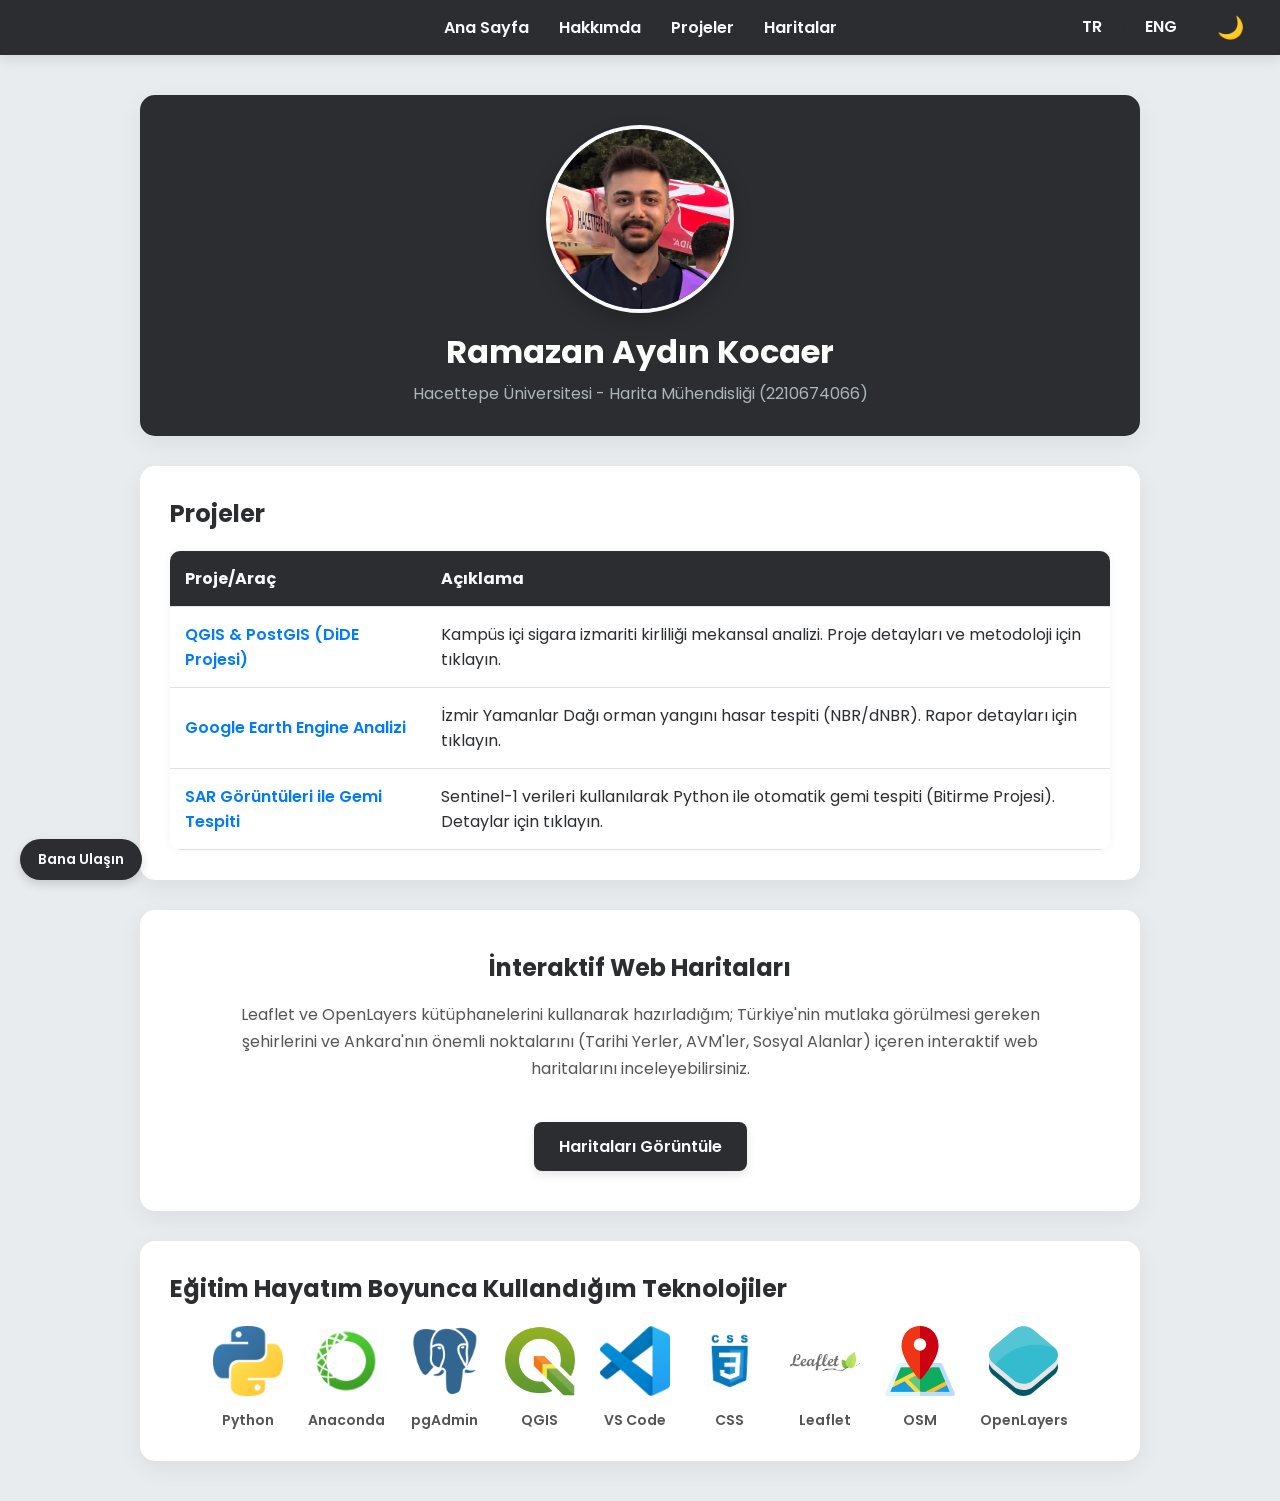
<file: index.html>
<!DOCTYPE html>
<html lang="tr">
<head>
    <meta charset="UTF-8">
    <title>Ana Sayfa - Ramazan Aydın Kocaer</title>
    <link rel="stylesheet" href="style.css">
    <style>

        .btn-primary {
            display: inline-block;
            background-color: #2b2d30;
            color: #f8f9fa;
            padding: 12px 25px;
            border-radius: 8px;
            text-decoration: none;
            font-weight: 600;
            transition: background-color 0.3s, transform 0.2s;
            margin-top: 15px;
            box-shadow: 0 4px 10px rgba(0,0,0,0.1);
        }
        .btn-primary:hover {
            background-color: #495057;
            transform: translateY(-2px);
            color: #ffffff;
        }
    </style>
</head>
<body>
    <nav>
        <div class="lang">
            <a onclick="changeLanguage('tr')">TR</a> | <a onclick="changeLanguage('en')">ENG</a>
      
            <button id="themeToggleBtn" onclick="toggleTheme()">🌙</button>
        </div>
        <a href="index.html" class="lang-transition" data-i18n="nav-home">Ana Sayfa</a>
        <a href="me.html" class="lang-transition" data-i18n="nav-about">Hakkımda</a>
        <a href="projects.html" class="lang-transition" data-i18n="nav-projects">Projeler</a>
        <a href="maps.html" class="lang-transition" data-i18n="nav-maps">Haritalar</a>
    </nav>
    
    <div class="container fade-in">

        <header class="card header-card">
            <img src="img/pp.jpeg" alt="Ramazan Aydın Kocaer" class="profile-img">
            <div>
                <h1>Ramazan Aydın Kocaer</h1>
                <p class="lang-transition" data-i18n="header-desc">Hacettepe Üniversitesi - Harita Mühendisliği (2210674066)</p>
            </div>
        </header>


        <section class="card">
            <h2 class="lang-transition" data-i18n="sec-proj-title">Projeler</h2>
            <table>
                <tr>
                    <th class="lang-transition" data-i18n="th-proj">Proje/Araç</th>
                    <th class="lang-transition" data-i18n="th-desc">Açıklama</th>
                </tr>
                <tr class="clickable-row" onclick="window.location.href='projects.html#dide';">
                    <td class="lang-transition" data-i18n="proj1-title">QGIS & PostGIS (DiDE Projesi)</td>
                    <td class="lang-transition" data-i18n="proj1-desc">Kampüs içi sigara izmariti kirliliği mekansal analizi. Proje detayları ve metodoloji için tıklayın.</td>
                </tr>
                <tr class="clickable-row" onclick="window.location.href='projects.html#gee';">
                    <td class="lang-transition" data-i18n="proj2-title">Google Earth Engine Analizi</td>
                    <td class="lang-transition" data-i18n="proj2-desc">İzmir Yamanlar Dağı orman yangını hasar tespiti (NBR/dNBR). Rapor detayları için tıklayın.</td>
                </tr>
                <tr class="clickable-row" onclick="window.location.href='projects.html#sar';">
                    <td class="lang-transition" data-i18n="proj3-title">SAR Görüntüleri ile Gemi Tespiti</td>
                    <td class="lang-transition" data-i18n="proj3-desc">Sentinel-1 verileri kullanılarak Python ile otomatik gemi tespiti (Bitirme Projesi). Detaylar için tıklayın.</td>
                </tr>
            </table>
        </section>


        <section class="card" style="text-align: center; padding: 40px 30px;">
            <h2 class="lang-transition" data-i18n="sec-maps-title" style="margin-bottom: 15px;">İnteraktif Web Haritaları</h2>
            <p class="lang-transition" data-i18n="sec-maps-desc" style="color: #555; line-height: 1.7; margin-bottom: 25px; max-width: 800px; margin-left: auto; margin-right: auto;">
                Leaflet ve OpenLayers kütüphanelerini kullanarak hazırladığım; Türkiye'nin mutlaka görülmesi gereken şehirlerini ve Ankara'nın önemli noktalarını (Tarihi Yerler, AVM'ler, Sosyal Alanlar) içeren interaktif web haritalarını inceleyebilirsiniz.
            </p>
            <a href="maps.html" class="btn-primary lang-transition" data-i18n="btn-go-maps">Haritaları Görüntüle</a>
        </section>

        <section class="card">
            <h2 class="lang-transition" data-i18n="sec-tech-title">Eğitim Hayatım Boyunca Kullandığım Teknolojiler</h2>
            <div class="tech-container">
                <div class="tech-item"><img src="img/python.webp" alt="Python"><div>Python</div></div>
                <div class="tech-item"><img src="img/anaconda.jpg" alt="Anaconda"><div>Anaconda</div></div>
                <div class="tech-item"><img src="img/pgadmin.png" alt="pgAdmin"><div>pgAdmin</div></div>
                <div class="tech-item"><img src="img/qgis.webp" alt="QGIS"><div>QGIS</div></div>
                <div class="tech-item"><img src="img/vscode.webp" alt="VS Code"><div>VS Code</div></div>
                <div class="tech-item"><img src="img/css.jpg" alt="CSS"><div>CSS</div></div>
                <div class="tech-item"><img src="img/leaflet.webp" alt="Leaflet"><div>Leaflet</div></div>
                <div class="tech-item"><img src="img/osm.png" alt="OSM"><div>OSM</div></div>
                <div class="tech-item"><img src="img/openlayers.svg" alt="OpenLayers"><div>OpenLayers</div></div>
            </div>
        </section>
    </div>


    <button id="contactBtn" class="floating-btn lang-transition" data-i18n="btn-contact">Bana Ulaşın</button>
    <div id="contactPopup" class="contact-popup-container">
        <div class="contact-popup-header">
            <h3 class="lang-transition" data-i18n="pop-title">Bana Ulaşın</h3>
            <button id="closeContactBtn">&times;</button>
        </div>
        

        <form id="contactForm" action="https://formspree.io/f/xkjobydz" method="POST">
            <input type="text" id="formName" name="name" class="lang-transition" placeholder="Adınız" required>
            <input type="email" id="formEmail" name="email" class="lang-transition" placeholder="E-posta Adresiniz" required>
            <textarea id="formMessage" name="message" class="lang-transition" rows="4" placeholder="Mesajınız" required></textarea>
            <button type="submit" class="lang-transition" data-i18n="pop-send">Gönder</button>
        </form>

        <div id="statusMessage" style="display: none; text-align: center; padding: 20px 0; font-weight: 600; font-size: 14px;"></div>
    </div>

    <script>


        document.getElementById('contactBtn').onclick = () => {
            var popup = document.getElementById('contactPopup');
            popup.style.display = (popup.style.display === 'flex') ? 'none' : 'flex';
        }


        document.getElementById('closeContactBtn').onclick = () => {
            document.getElementById('contactPopup').style.display = 'none';
         
            var form = document.getElementById('contactForm');
            var statusMsg = document.getElementById('statusMessage');
            if(form) {
                form.style.display = 'block';
                form.reset();
            }
            if(statusMsg) statusMsg.style.display = 'none';
        }


        var contactForm = document.getElementById('contactForm');
        var statusMessage = document.getElementById('statusMessage');

        if (contactForm) {
            contactForm.addEventListener('submit', function(e) {
                e.preventDefault(); 
                
                var data = new FormData(contactForm);
                fetch(contactForm.action, {
                    method: contactForm.method,
                    body: data,
                    headers: { 'Accept': 'application/json' }
                }).then(response => {
                    if (response.ok) {
                    
                        contactForm.style.display = 'none';
                        statusMessage.style.display = 'block';
                        statusMessage.style.color = '#28a745'; 
                        statusMessage.innerText = (typeof currentLang !== 'undefined' && currentLang === 'en') ? "Message sent successfully!" : "Mesajınız başarıyla gönderildi!";
                        contactForm.reset(); 
                        
            
                        setTimeout(() => {
                            document.getElementById('contactPopup').style.display = 'none';
                            contactForm.style.display = 'block';
                            statusMessage.style.display = 'none';
                        }, 3000);

                    } else {
            
                        contactForm.style.display = 'none';
                        statusMessage.style.display = 'block';
                        statusMessage.style.color = '#dc3545'; 
                        statusMessage.innerText = (typeof currentLang !== 'undefined' && currentLang === 'en') ? "An error occurred, please try again." : "Bir hata oluştu, lütfen tekrar deneyin.";
                        
                        setTimeout(() => {
                            contactForm.style.display = 'block';
                            statusMessage.style.display = 'none';
                        }, 3000);
                    }
                }).catch(error => {
                    contactForm.style.display = 'none';
                    statusMessage.style.display = 'block';
                    statusMessage.style.color = '#dc3545';
                    statusMessage.innerText = (typeof currentLang !== 'undefined' && currentLang === 'en') ? "A connection error occurred." : "Bir bağlantı hatası oluştu.";
                    
                    setTimeout(() => {
                        contactForm.style.display = 'block';
                        statusMessage.style.display = 'none';
                    }, 3000);
                });
            });
        }
        const translations = {
            "tr": {
                "nav-home": "Ana Sayfa",
                "nav-about": "Hakkımda",
                "nav-projects": "Projeler",
                "nav-maps": "Haritalar",
                "header-desc": "Hacettepe Üniversitesi - Harita Mühendisliği (2210674066)",
                
                "sec-proj-title": "Projeler",
                "th-proj": "Proje/Araç",
                "th-desc": "Açıklama",
                "proj1-title": "QGIS & PostGIS (DiDE Projesi)",
                "proj1-desc": "Kampüs içi sigara izmariti kirliliği mekansal analizi. Proje detayları ve metodoloji için tıklayın.",
                "proj2-title": "Google Earth Engine Analizi",
                "proj2-desc": "İzmir Yamanlar Dağı orman yangını hasar tespiti (NBR/dNBR). Rapor detayları için tıklayın.",
                "proj3-title": "SAR Görüntüleri ile Gemi Tespiti",
                "proj3-desc": "Sentinel-1 verileri kullanılarak Python ile otomatik gemi tespiti (Bitirme Projesi). Detaylar için tıklayın.",
                
                "sec-maps-title": "İnteraktif Web Haritaları",
                "sec-maps-desc": "Leaflet ve OpenLayers kütüphanelerini kullanarak hazırladığım; Türkiye'nin mutlaka görülmesi gereken şehirlerini ve Ankara'nın önemli noktalarını (Tarihi Yerler, AVM'ler, Sosyal Alanlar) içeren interaktif web haritalarını inceleyebilirsiniz.",
                "btn-go-maps": "Haritaları Görüntüle",

                "sec-tech-title": "Eğitim Hayatım Boyunca Kullandığım Teknolojiler",
                "btn-contact": "Bana Ulaşın",
                "pop-title": "Bana Ulaşın",
                "pop-send": "Gönder",
                "ph-name": "Adınız",
                "ph-email": "E-posta Adresiniz",
                "ph-message": "Mesajınız"
            },
            "en": {
                "nav-home": "Home",
                "nav-about": "About Me",
                "nav-projects": "Projects",
                "nav-maps": "Maps",
                "header-desc": "Hacettepe University - Geomatics Engineering (2210674066)",
                
                "sec-proj-title": "Projects",
                "th-proj": "Project/Tool",
                "th-desc": "Description",
                "proj1-title": "QGIS & PostGIS (DiDE Project)",
                "proj1-desc": "Spatial analysis of cigarette butt pollution on campus. Click for project details and methodology.",
                "proj2-title": "Google Earth Engine Analysis",
                "proj2-desc": "Izmir Yamanlar Mountain forest fire damage assessment (NBR/dNBR). Click for report details.",
                "proj3-title": "Ship Detection with SAR Imagery",
                "proj3-desc": "Automated ship detection with Python using Sentinel-1 data (Graduation Project). Click for details.",
                
                "sec-maps-title": "Interactive Web Maps",
                "sec-maps-desc": "You can explore the interactive web maps I prepared using Leaflet and OpenLayers libraries, featuring Turkey's must-see cities and important spots in Ankara (Historical Places, Shopping Malls, Social Areas).",
                "btn-go-maps": "View Maps",

                "sec-tech-title": "Technologies I Have Used Throughout My Education",
                "btn-contact": "Contact Me",
                "pop-title": "Contact Me",
                "pop-send": "Send",
                "ph-name": "Your Name",
                "ph-email": "Your Email",
                "ph-message": "Your Message"
            }
        };


    
        let currentLang = localStorage.getItem('selectedLang') || 'tr';

       
        function changeLanguage(lang) {
            currentLang = lang;
            localStorage.setItem('selectedLang', lang); 

            const elements = document.querySelectorAll('.lang-transition');
            
            elements.forEach(function(el) {
                el.style.opacity = 0;
            });

            setTimeout(function() {
                document.querySelectorAll('[data-i18n]').forEach(function(element) {
                    const key = element.getAttribute('data-i18n');
                    if (translations[lang] && translations[lang][key]) {
                        element.innerText = translations[lang][key];
                    }
                });
                
                
                var formName = document.getElementById('formName');
                var formEmail = document.getElementById('formEmail');
                var formMessage = document.getElementById('formMessage');
                
                if(formName && translations[lang] && translations[lang]['ph-name']) formName.placeholder = translations[lang]['ph-name'];
                if(formEmail && translations[lang] && translations[lang]['ph-email']) formEmail.placeholder = translations[lang]['ph-email'];
                if(formMessage && translations[lang] && translations[lang]['ph-message']) formMessage.placeholder = translations[lang]['ph-message'];

                elements.forEach(function(el) {
                    el.style.opacity = 1;
                });
            }, 300);
        }

        

        let isDarkMode = localStorage.getItem('darkMode') === 'true';

        function applyTheme() {
            var themeBtn = document.getElementById('themeToggleBtn');
            if (isDarkMode) {
                document.body.classList.add('dark-mode');
                if(themeBtn) themeBtn.innerText = '☀️'; 
            } else {
                document.body.classList.remove('dark-mode');
                if(themeBtn) themeBtn.innerText = '🌙'; 
            }
        }

        function toggleTheme() {
            isDarkMode = !isDarkMode;
            localStorage.setItem('darkMode', isDarkMode); 
            applyTheme();
        }


        document.addEventListener('DOMContentLoaded', function() {
            changeLanguage(window.currentLang); // Dili ayarlar
            applyTheme(); // Temayı ayarlar
        });
    </script>
</body>
</html>
</file>
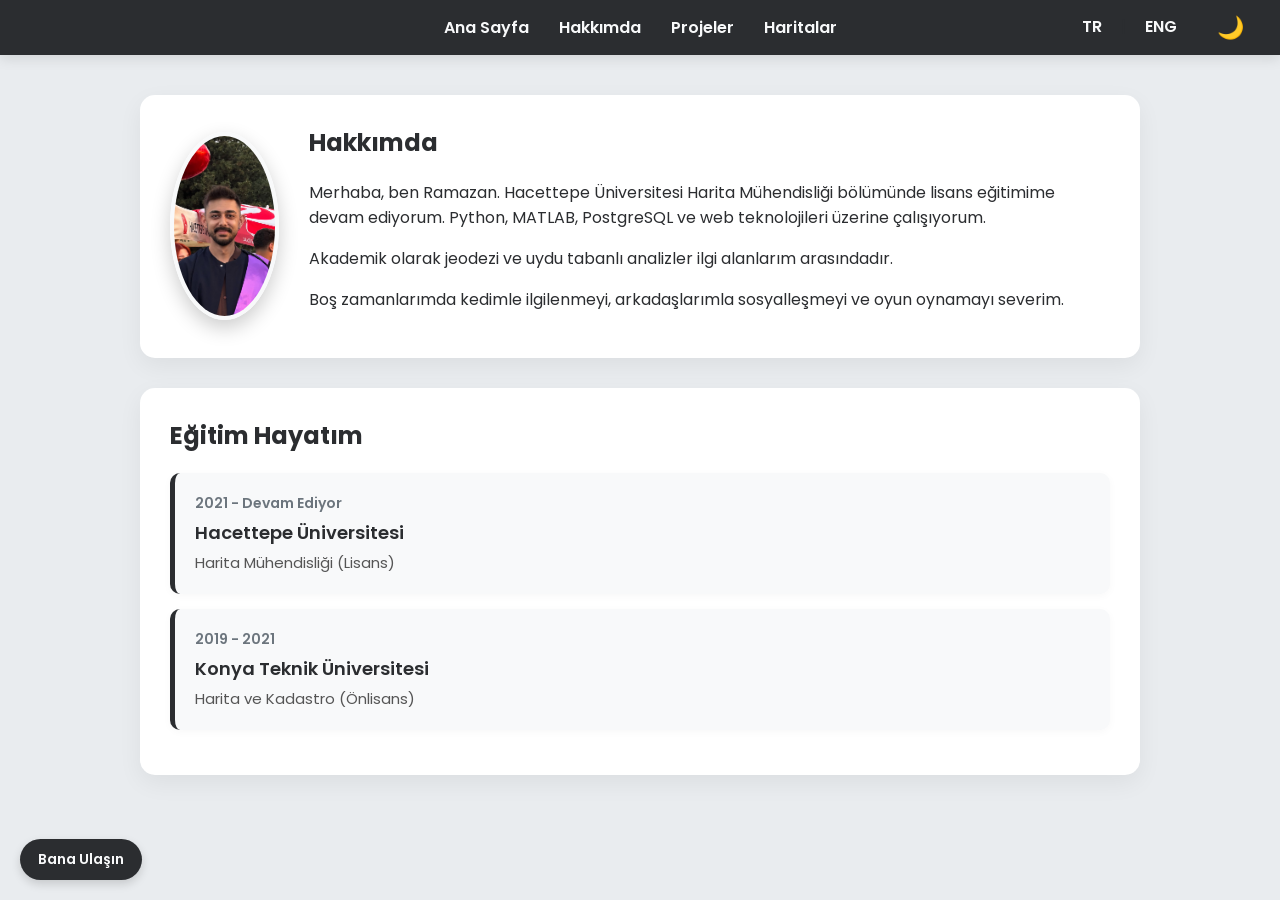
<file: me.html>
<!DOCTYPE html>
<html lang="tr">
<head>
    <meta charset="UTF-8">
    <title>Hakkımda - Ramazan Aydın Kocaer</title>
    <link rel="stylesheet" href="style.css">
    <style>
        .lang a {
            cursor: pointer;
        }
        .lang-transition {
            transition: opacity 0.3s ease-in-out;
            opacity: 1;
        }
        
        .education-list {
            list-style-type: none;
            padding: 0;
            margin: 0;
        }
        .education-list li {
            background: #f8f9fa;
            margin-bottom: 15px;
            padding: 20px;
            border-radius: 10px;
            border-left: 5px solid #2b2d30;
            box-shadow: 0 2px 8px rgba(0,0,0,0.03);
            transition: transform 0.2s ease-in-out;
        }
        .education-list li:hover {
            transform: translateX(5px);
        }
        .edu-date {
            font-size: 14px;
            color: #6c757d;
            font-weight: 600;
            margin-bottom: 5px;
        }
        .edu-title {
            font-weight: 600;
            font-size: 18px;
            color: #2b2d30;
            margin-bottom: 5px;
        }
        .edu-desc {
            margin: 0;
            color: #555;
            font-size: 15px;
        }
    </style>
</head>
<body>
   <nav>
        <div class="lang">
            <a onclick="changeLanguage('tr')">TR</a> | <a onclick="changeLanguage('en')">ENG</a>
      
            <button id="themeToggleBtn" onclick="toggleTheme()">🌙</button>
        </div>
        <a href="index.html" class="lang-transition" data-i18n="nav-home">Ana Sayfa</a>
        <a href="me.html" class="lang-transition" data-i18n="nav-about">Hakkımda</a>
        <a href="projects.html" class="lang-transition" data-i18n="nav-projects">Projeler</a>
        <a href="maps.html" class="lang-transition" data-i18n="nav-maps">Haritalar</a>
    </nav>
    
    <div class="container fade-in">
        <section class="card profile-wrapper">
            <img src="img/pp.jpeg" alt="Ramazan Aydın Kocaer" class="profile-img">
            <div>
                <h2 class="lang-transition" data-i18n="about-title">Hakkımda</h2>
                <p class="lang-transition" data-i18n="about-p1">Merhaba, ben Ramazan. Hacettepe Üniversitesi Harita Mühendisliği bölümünde lisans eğitimime devam ediyorum. Python, MATLAB, PostgreSQL ve web teknolojileri üzerine çalışıyorum.</p>
                <p class="lang-transition" data-i18n="about-p2">Akademik olarak jeodezi ve uydu tabanlı analizler ilgi alanlarım arasındadır.</p>
                <p class="lang-transition" data-i18n="about-p3">Boş zamanlarımda kedimle ilgilenmeyi, arkadaşlarımla sosyalleşmeyi ve oyun oynamayı severim.</p>
            </div>
        </section>

        <section class="card">
            <h2 class="lang-transition" data-i18n="edu-title">Eğitim Hayatım</h2>
            <ul class="education-list">
                <li>
                    <div class="edu-date lang-transition" data-i18n="edu-date-1">2021 - Devam Ediyor</div>
                    <div class="edu-title lang-transition" data-i18n="edu-hacettepe-title">Hacettepe Üniversitesi</div>
                    <div class="edu-desc lang-transition" data-i18n="edu-hacettepe-desc">Harita Mühendisliği (Lisans)</div>
                </li>
                <li>
                    <div class="edu-date">2019 - 2021</div>
                    <div class="edu-title lang-transition" data-i18n="edu-konya-title">Konya Teknik Üniversitesi</div>
                    <div class="edu-desc lang-transition" data-i18n="edu-konya-desc">Harita ve Kadastro (Önlisans)</div>
                </li>
            </ul>
        </section>
    </div>

    <button id="contactBtn" class="floating-btn lang-transition" data-i18n="btn-contact">Bana Ulaşın</button>
    <div id="contactPopup" class="contact-popup-container">
        <div class="contact-popup-header">
            <h3 class="lang-transition" data-i18n="pop-title">Bana Ulaşın</h3>
            <button id="closeContactBtn">&times;</button>
        </div>
        

        <form id="contactForm" action="https://formspree.io/f/xkjobydz" method="POST">
            <input type="text" id="formName" name="name" class="lang-transition" placeholder="Adınız" required>
            <input type="email" id="formEmail" name="email" class="lang-transition" placeholder="E-posta Adresiniz" required>
            <textarea id="formMessage" name="message" class="lang-transition" rows="4" placeholder="Mesajınız" required></textarea>
            <button type="submit" class="lang-transition" data-i18n="pop-send">Gönder</button>
        </form>


        <div id="statusMessage" style="display: none; text-align: center; padding: 20px 0; font-weight: 600; font-size: 14px;"></div>
    </div>

    <script>
       // Popup Açma
        document.getElementById('contactBtn').onclick = () => {
            var popup = document.getElementById('contactPopup');
            popup.style.display = (popup.style.display === 'flex') ? 'none' : 'flex';
        }


        document.getElementById('closeContactBtn').onclick = () => {
            document.getElementById('contactPopup').style.display = 'none';

            var form = document.getElementById('contactForm');
            var statusMsg = document.getElementById('statusMessage');
            if(form) {
                form.style.display = 'block';
                form.reset();
            }
            if(statusMsg) statusMsg.style.display = 'none';
        }


        var contactForm = document.getElementById('contactForm');
        var statusMessage = document.getElementById('statusMessage');

        if (contactForm) {
            contactForm.addEventListener('submit', function(e) {
                e.preventDefault();
                
                var data = new FormData(contactForm);
                fetch(contactForm.action, {
                    method: contactForm.method,
                    body: data,
                    headers: { 'Accept': 'application/json' }
                }).then(response => {
                    if (response.ok) {
               
                        contactForm.style.display = 'none';
                        statusMessage.style.display = 'block';
                        statusMessage.style.color = '#28a745'; // Yeşil renk
                        statusMessage.innerText = (typeof currentLang !== 'undefined' && currentLang === 'en') ? "Message sent successfully!" : "Mesajınız başarıyla gönderildi!";
                        contactForm.reset(); 
        
                        setTimeout(() => {
                            document.getElementById('contactPopup').style.display = 'none';
                            contactForm.style.display = 'block';
                            statusMessage.style.display = 'none';
                        }, 3000);

                    } else {

                        contactForm.style.display = 'none';
                        statusMessage.style.display = 'block';
                        statusMessage.style.color = '#dc3545'; 
                        statusMessage.innerText = (typeof currentLang !== 'undefined' && currentLang === 'en') ? "An error occurred, please try again." : "Bir hata oluştu, lütfen tekrar deneyin.";
                        
                        setTimeout(() => {
                            contactForm.style.display = 'block';
                            statusMessage.style.display = 'none';
                        }, 3000);
                    }
                }).catch(error => {
                    contactForm.style.display = 'none';
                    statusMessage.style.display = 'block';
                    statusMessage.style.color = '#dc3545';
                    statusMessage.innerText = (typeof currentLang !== 'undefined' && currentLang === 'en') ? "A connection error occurred." : "Bir bağlantı hatası oluştu.";
                    
                    setTimeout(() => {
                        contactForm.style.display = 'block';
                        statusMessage.style.display = 'none';
                    }, 3000);
                });
            });
        }
        const translations = {
            "tr": {
                "nav-home": "Ana Sayfa",
                "nav-about": "Hakkımda",
                "nav-projects": "Projeler",
                "nav-maps": "Haritalar",
                "about-title": "Hakkımda",
                "about-p1": "Merhaba, ben Ramazan. Hacettepe Üniversitesi Harita Mühendisliği bölümünde lisans eğitimime devam ediyorum. Python, MATLAB, PostgreSQL ve web teknolojileri üzerine çalışıyorum.",
                "about-p2": "Akademik olarak jeodezi ve uydu tabanlı analizler ilgi alanlarım arasındadır.",
                "about-p3": "Boş zamanlarımda kedimle ilgilenmeyi, arkadaşlarımla sosyalleşmeyi ve oyun oynamayı severim.",
                "edu-title": "Eğitim Hayatım",
                "edu-date-1": "2021 - Devam Ediyor",
                "edu-hacettepe-title": "Hacettepe Üniversitesi",
                "edu-hacettepe-desc": "Harita Mühendisliği (Lisans)",
                "edu-konya-title": "Konya Teknik Üniversitesi",
                "edu-konya-desc": "Harita ve Kadastro (Önlisans)",
                "btn-contact": "Bana Ulaşın",
                "pop-title": "Bana Ulaşın",
                "pop-send": "Gönder",
                "ph-name": "Adınız",
                "ph-email": "E-posta Adresiniz",
                "ph-message": "Mesajınız"
            },
            "en": {
                "nav-home": "Home",
                "nav-about": "About Me",
                "nav-projects": "Projects",
                "nav-maps": "Maps",
                "about-title": "About Me",
                "about-p1": "Hello, I'm Ramazan. I am continuing my undergraduate studies in Geomatics Engineering at Hacettepe University. I work with Python, MATLAB, PostgreSQL, and web technologies.",
                "about-p2": "Academically, geodesy and satellite-based analyses are among my interests.",
                "about-p3": "In my free time, I enjoy taking care of my cat, socializing with my friends, and playing games.",
                "edu-title": "My Education",
                "edu-date-1": "2021 - Present",
                "edu-hacettepe-title": "Hacettepe University",
                "edu-hacettepe-desc": "Geomatics Engineering (Bachelor's Degree)",
                "edu-konya-title": "Konya Technical University",
                "edu-konya-desc": "Mapping and Cadastre (Associate Degree)",
                "btn-contact": "Contact Me",
                "pop-title": "Contact Me",
                "pop-send": "Send",
                "ph-name": "Your Name",
                "ph-email": "Your Email",
                "ph-message": "Your Message"
            }
        };

        let currentLang = localStorage.getItem('selectedLang') || 'tr';

       
        function changeLanguage(lang) {
            currentLang = lang;
            localStorage.setItem('selectedLang', lang); 
            const elements = document.querySelectorAll('.lang-transition');
            
            elements.forEach(function(el) {
                el.style.opacity = 0;
            });

            setTimeout(function() {
                document.querySelectorAll('[data-i18n]').forEach(function(element) {
                    const key = element.getAttribute('data-i18n');
                    if (translations[lang] && translations[lang][key]) {
                        element.innerText = translations[lang][key];
                    }
                });
                
               
                var formName = document.getElementById('formName');
                var formEmail = document.getElementById('formEmail');
                var formMessage = document.getElementById('formMessage');
                
                if(formName && translations[lang] && translations[lang]['ph-name']) formName.placeholder = translations[lang]['ph-name'];
                if(formEmail && translations[lang] && translations[lang]['ph-email']) formEmail.placeholder = translations[lang]['ph-email'];
                if(formMessage && translations[lang] && translations[lang]['ph-message']) formMessage.placeholder = translations[lang]['ph-message'];

                elements.forEach(function(el) {
                    el.style.opacity = 1;
                });
            }, 300);
        }

        

        let isDarkMode = localStorage.getItem('darkMode') === 'true';

        function applyTheme() {
            var themeBtn = document.getElementById('themeToggleBtn');
            if (isDarkMode) {
                document.body.classList.add('dark-mode');
                if(themeBtn) themeBtn.innerText = '☀️'; 
            } else {
                document.body.classList.remove('dark-mode');
                if(themeBtn) themeBtn.innerText = '🌙'; 
            }
        }

        function toggleTheme() {
            isDarkMode = !isDarkMode;
            localStorage.setItem('darkMode', isDarkMode); 
            applyTheme();
        }


        document.addEventListener('DOMContentLoaded', function() {
            changeLanguage(window.currentLang); // Dili ayarlar
            applyTheme(); // Temayı ayarlar
        });
    </script>
</body>
</html>
</file>
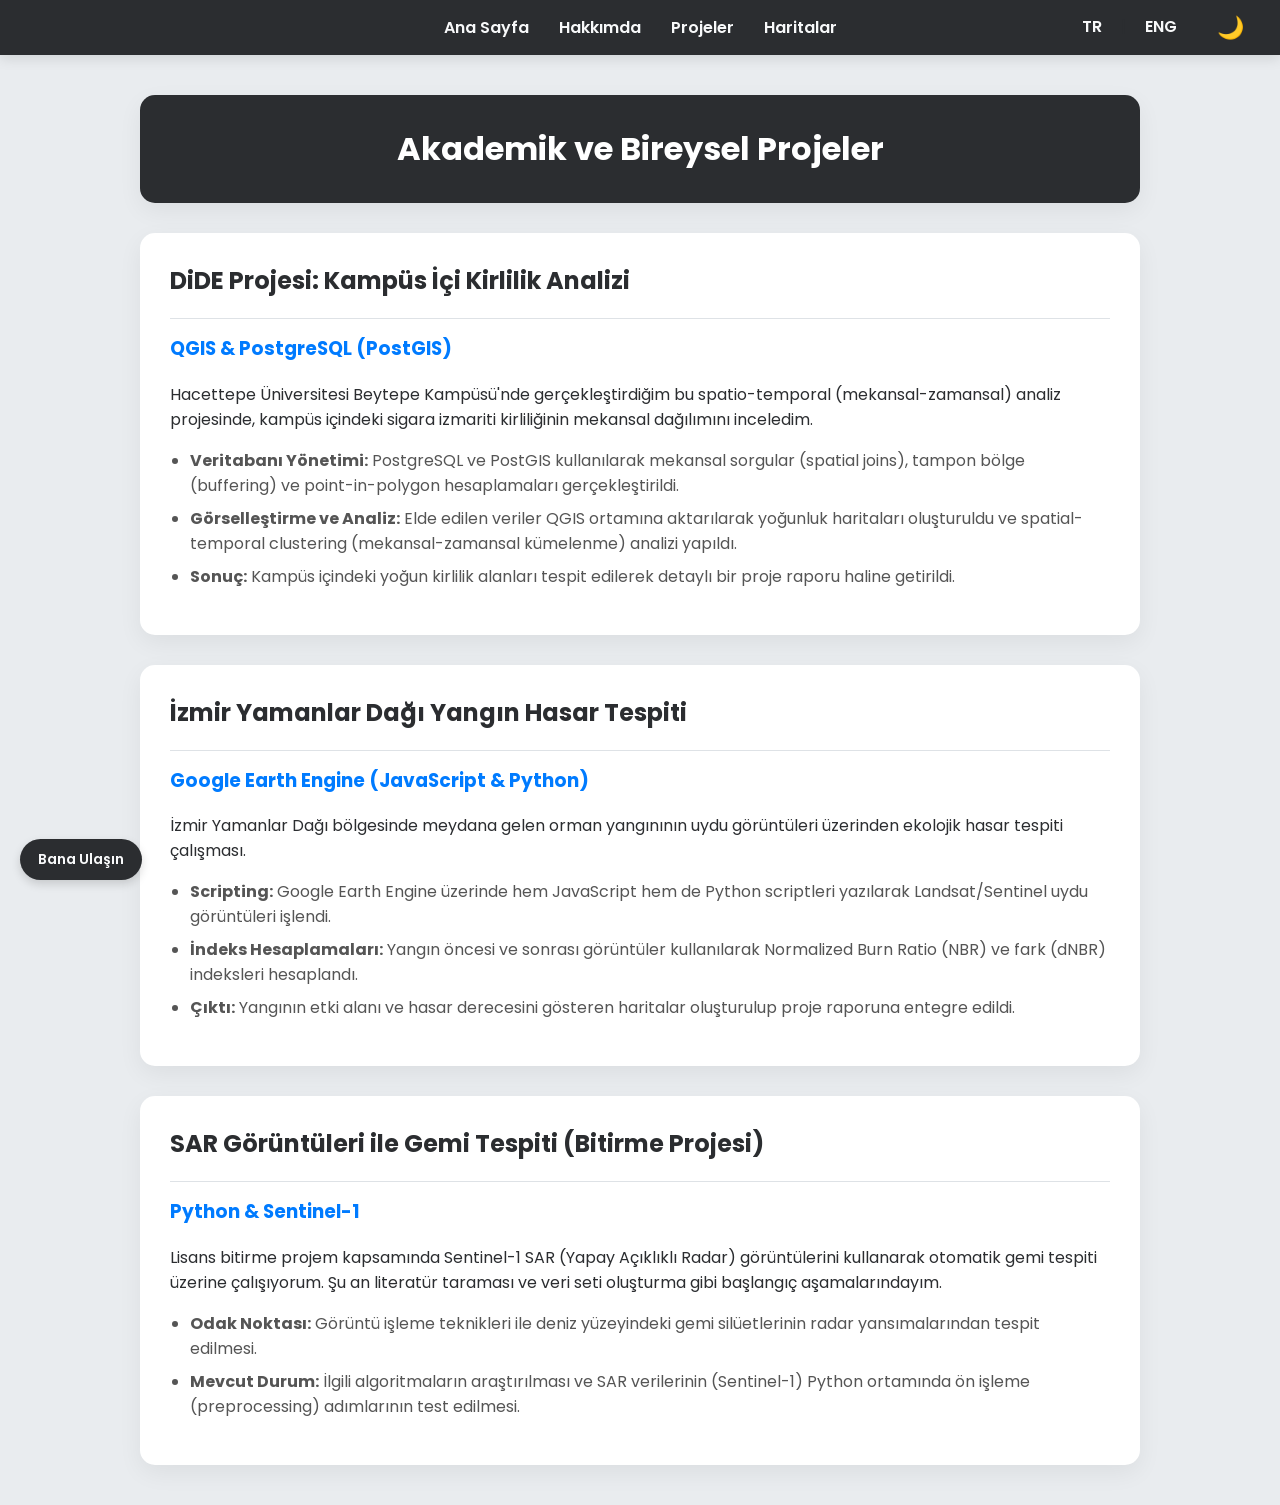
<file: projects.html>
<!DOCTYPE html>
<html lang="tr">
<head>
    <meta charset="UTF-8">
    <title>Projeler - Ramazan Aydın Kocaer</title>
    <link rel="stylesheet" href="style.css">
    <style>
        .project-detail { margin-top: 15px; border-top: 1px solid #dee2e6; padding-top: 15px; }
        .project-detail h3 { color: #007bff; }
        .project-detail ul { padding-left: 20px; color: #555; }
        .project-detail li { margin-bottom: 8px; }
        .lang a { cursor: pointer; }
        .lang-transition { transition: opacity 0.3s ease-in-out; opacity: 1; }
    </style>
</head>
<body>
   <nav>
        <div class="lang">
            <a onclick="changeLanguage('tr')">TR</a> | <a onclick="changeLanguage('en')">ENG</a>
      
            <button id="themeToggleBtn" onclick="toggleTheme()">🌙</button>
        </div>
        <a href="index.html" class="lang-transition" data-i18n="nav-home">Ana Sayfa</a>
        <a href="me.html" class="lang-transition" data-i18n="nav-about">Hakkımda</a>
        <a href="projects.html" class="lang-transition" data-i18n="nav-projects">Projeler</a>
        <a href="maps.html" class="lang-transition" data-i18n="nav-maps">Haritalar</a>
    </nav>
    
    <div class="container fade-in">
        <header class="card header-card">
            <h1 style="margin: 0;" class="lang-transition" data-i18n="header-title">Akademik ve Bireysel Projeler</h1>
        </header>

        <section id="dide" class="card">
            <h2 class="lang-transition" data-i18n="p1-title">DiDE Projesi: Kampüs İçi Kirlilik Analizi</h2>
            <div class="project-detail">
                <h3 class="lang-transition" data-i18n="p1-sub">QGIS & PostgreSQL (PostGIS)</h3>
                <p class="lang-transition" data-i18n="p1-desc">Hacettepe Üniversitesi Beytepe Kampüsü'nde gerçekleştirdiğim bu spatio-temporal (mekansal-zamansal) analiz projesinde, kampüs içindeki sigara izmariti kirliliğinin mekansal dağılımını inceledim.</p>
                <ul>
                    <li class="lang-transition" data-i18n="p1-b1"><strong>Veritabanı Yönetimi:</strong> PostgreSQL ve PostGIS kullanılarak mekansal sorgular (spatial joins), tampon bölge (buffering) ve point-in-polygon hesaplamaları gerçekleştirildi.</li>
                    <li class="lang-transition" data-i18n="p1-b2"><strong>Görselleştirme ve Analiz:</strong> Elde edilen veriler QGIS ortamına aktarılarak yoğunluk haritaları oluşturuldu ve spatial-temporal clustering (mekansal-zamansal kümelenme) analizi yapıldı.</li>
                    <li class="lang-transition" data-i18n="p1-b3"><strong>Sonuç:</strong> Kampüs içindeki yoğun kirlilik alanları tespit edilerek detaylı bir proje raporu haline getirildi.</li>
                </ul>
            </div>
        </section>

        <section id="gee" class="card">
            <h2 class="lang-transition" data-i18n="p2-title">İzmir Yamanlar Dağı Yangın Hasar Tespiti</h2>
            <div class="project-detail">
                <h3 class="lang-transition" data-i18n="p2-sub">Google Earth Engine (JavaScript & Python)</h3>
                <p class="lang-transition" data-i18n="p2-desc">İzmir Yamanlar Dağı bölgesinde meydana gelen orman yangınının uydu görüntüleri üzerinden ekolojik hasar tespiti çalışması.</p>
                <ul>
                    <li class="lang-transition" data-i18n="p2-b1"><strong>Scripting:</strong> Google Earth Engine üzerinde hem JavaScript hem de Python scriptleri yazılarak Landsat/Sentinel uydu görüntüleri işlendi.</li>
                    <li class="lang-transition" data-i18n="p2-b2"><strong>İndeks Hesaplamaları:</strong> Yangın öncesi ve sonrası görüntüler kullanılarak Normalized Burn Ratio (NBR) ve fark (dNBR) indeksleri hesaplandı.</li>
                    <li class="lang-transition" data-i18n="p2-b3"><strong>Çıktı:</strong> Yangının etki alanı ve hasar derecesini gösteren haritalar oluşturulup proje raporuna entegre edildi.</li>
                </ul>
            </div>
        </section>

        <section id="sar" class="card">
            <h2 class="lang-transition" data-i18n="p3-title">SAR Görüntüleri ile Gemi Tespiti (Bitirme Projesi)</h2>
            <div class="project-detail">
                <h3 class="lang-transition" data-i18n="p3-sub">Python & Sentinel-1</h3>
                <p class="lang-transition" data-i18n="p3-desc">Lisans bitirme projem kapsamında Sentinel-1 SAR (Yapay Açıklıklı Radar) görüntülerini kullanarak otomatik gemi tespiti üzerine çalışıyorum. Şu an literatür taraması ve veri seti oluşturma gibi başlangıç aşamalarındayım.</p>
                <ul>
                    <li class="lang-transition" data-i18n="p3-b1"><strong>Odak Noktası:</strong> Görüntü işleme teknikleri ile deniz yüzeyindeki gemi silüetlerinin radar yansımalarından tespit edilmesi.</li>
                    <li class="lang-transition" data-i18n="p3-b2"><strong>Mevcut Durum:</strong> İlgili algoritmaların araştırılması ve SAR verilerinin (Sentinel-1) Python ortamında ön işleme (preprocessing) adımlarının test edilmesi.</li>
                </ul>
            </div>
        </section>
    </div>


    <button id="contactBtn" class="floating-btn lang-transition" data-i18n="btn-contact">Bana Ulaşın</button>
    <div id="contactPopup" class="contact-popup-container">
        <div class="contact-popup-header">
            <h3 class="lang-transition" data-i18n="pop-title">Bana Ulaşın</h3>
            <button id="closeContactBtn">&times;</button>
        </div>
        

        <form id="contactForm" action="https://formspree.io/f/xkjobydz" method="POST">
            <input type="text" id="formName" name="name" class="lang-transition" placeholder="Adınız" required>
            <input type="email" id="formEmail" name="email" class="lang-transition" placeholder="E-posta Adresiniz" required>
            <textarea id="formMessage" name="message" class="lang-transition" rows="4" placeholder="Mesajınız" required></textarea>
            <button type="submit" class="lang-transition" data-i18n="pop-send">Gönder</button>
        </form>


        <div id="statusMessage" style="display: none; text-align: center; padding: 20px 0; font-weight: 600; font-size: 14px;"></div>
    </div>

    <script>

        document.getElementById('contactBtn').onclick = () => {
            var popup = document.getElementById('contactPopup');
            popup.style.display = (popup.style.display === 'flex') ? 'none' : 'flex';
        }


        document.getElementById('closeContactBtn').onclick = () => {
            document.getElementById('contactPopup').style.display = 'none';

            var form = document.getElementById('contactForm');
            var statusMsg = document.getElementById('statusMessage');
            if(form) {
                form.style.display = 'block';
                form.reset();
            }
            if(statusMsg) statusMsg.style.display = 'none';
        }

   
        var contactForm = document.getElementById('contactForm');
        var statusMessage = document.getElementById('statusMessage');

        if (contactForm) {
            contactForm.addEventListener('submit', function(e) {
                e.preventDefault(); 
                
                var data = new FormData(contactForm);
                fetch(contactForm.action, {
                    method: contactForm.method,
                    body: data,
                    headers: { 'Accept': 'application/json' }
                }).then(response => {
                    if (response.ok) {
  
                        contactForm.style.display = 'none';
                        statusMessage.style.display = 'block';
                        statusMessage.style.color = '#28a745'; 
                        statusMessage.innerText = (typeof currentLang !== 'undefined' && currentLang === 'en') ? "Message sent successfully!" : "Mesajınız başarıyla gönderildi!";
                        contactForm.reset(); 
                        

                        setTimeout(() => {
                            document.getElementById('contactPopup').style.display = 'none';
                            contactForm.style.display = 'block';
                            statusMessage.style.display = 'none';
                        }, 3000);

                    } else {

                        contactForm.style.display = 'none';
                        statusMessage.style.display = 'block';
                        statusMessage.style.color = '#dc3545'; 
                        statusMessage.innerText = (typeof currentLang !== 'undefined' && currentLang === 'en') ? "An error occurred, please try again." : "Bir hata oluştu, lütfen tekrar deneyin.";
                        
                        setTimeout(() => {
                            contactForm.style.display = 'block';
                            statusMessage.style.display = 'none';
                        }, 3000);
                    }
                }).catch(error => {
                    contactForm.style.display = 'none';
                    statusMessage.style.display = 'block';
                    statusMessage.style.color = '#dc3545';
                    statusMessage.innerText = (typeof currentLang !== 'undefined' && currentLang === 'en') ? "A connection error occurred." : "Bir bağlantı hatası oluştu.";
                    
                    setTimeout(() => {
                        contactForm.style.display = 'block';
                        statusMessage.style.display = 'none';
                    }, 3000);
                });
            });
        }
        const translations = {
            "tr": {
                "nav-home": "Ana Sayfa",
                "nav-about": "Hakkımda",
                "nav-projects": "Projeler",
                "nav-maps": "Haritalar",
                "header-title": "Akademik ve Bireysel Projeler",
                "p1-title": "DiDE Projesi: Kampüs İçi Kirlilik Analizi",
                "p1-sub": "QGIS & PostgreSQL (PostGIS)",
                "p1-desc": "Hacettepe Üniversitesi Beytepe Kampüsü'nde gerçekleştirdiğim bu spatio-temporal (mekansal-zamansal) analiz projesinde, kampüs içindeki sigara izmariti kirliliğinin mekansal dağılımını inceledim.",
                "p1-b1": "Veritabanı Yönetimi: PostgreSQL ve PostGIS kullanılarak mekansal sorgular (spatial joins), tampon bölge (buffering) ve point-in-polygon hesaplamaları gerçekleştirildi.",
                "p1-b2": "Görselleştirme ve Analiz: Elde edilen veriler QGIS ortamına aktarılarak yoğunluk haritaları oluşturuldu ve spatial-temporal clustering (mekansal-zamansal kümelenme) analizi yapıldı.",
                "p1-b3": "Sonuç: Kampüs içindeki yoğun kirlilik alanları tespit edilerek detaylı bir proje raporu haline getirildi.",
                "p2-title": "İzmir Yamanlar Dağı Yangın Hasar Tespiti",
                "p2-sub": "Google Earth Engine (JavaScript & Python)",
                "p2-desc": "İzmir Yamanlar Dağı bölgesinde meydana gelen orman yangınının uydu görüntüleri üzerinden ekolojik hasar tespiti çalışması.",
                "p2-b1": "Scripting: Google Earth Engine üzerinde hem JavaScript hem de Python scriptleri yazılarak Landsat/Sentinel uydu görüntüleri işlendi.",
                "p2-b2": "İndeks Hesaplamaları: Yangın öncesi ve sonrası görüntüler kullanılarak Normalized Burn Ratio (NBR) ve fark (dNBR) indeksleri hesaplandı.",
                "p2-b3": "Çıktı: Yangının etki alanı ve hasar derecesini gösteren haritalar oluşturulup proje raporuna entegre edildi.",
                "p3-title": "SAR Görüntüleri ile Gemi Tespiti (Bitirme Projesi)",
                "p3-sub": "Python & Sentinel-1",
                "p3-desc": "Lisans bitirme projem kapsamında Sentinel-1 SAR (Yapay Açıklıklı Radar) görüntülerini kullanarak otomatik gemi tespiti üzerine çalışıyorum. Şu an literatür taraması ve veri seti oluşturma gibi başlangıç aşamalarındayım.",
                "p3-b1": "Odak Noktası: Görüntü işleme teknikleri ile deniz yüzeyindeki gemi silüetlerinin radar yansımalarından tespit edilmesi.",
                "p3-b2": "Mevcut Durum: İlgili algoritmaların araştırılması ve SAR verilerinin (Sentinel-1) Python ortamında ön işleme (preprocessing) adımlarının test edilmesi.",
                "btn-contact": "Bana Ulaşın",
                "pop-title": "Bana Ulaşın",
                "pop-send": "Gönder",
                "ph-name": "Adınız",
                "ph-email": "E-posta Adresiniz",
                "ph-message": "Mesajınız"
            },
            "en": {
                "nav-home": "Home",
                "nav-about": "About Me",
                "nav-projects": "Projects",
                "nav-maps": "Maps",
                "header-title": "Academic and Personal Projects",
                "p1-title": "DiDE Project: Campus Pollution Analysis",
                "p1-sub": "QGIS & PostgreSQL (PostGIS)",
                "p1-desc": "In this spatio-temporal analysis project conducted at Hacettepe University Beytepe Campus, I examined the spatial distribution of cigarette butt pollution within the campus.",
                "p1-b1": "Database Management: Performed spatial queries (spatial joins), buffering, and point-in-polygon calculations using PostgreSQL and PostGIS.",
                "p1-b2": "Visualization and Analysis: Exported the processed data to QGIS to create density maps and conducted spatial-temporal clustering analysis.",
                "p1-b3": "Outcome: Identified heavily polluted areas within the campus and compiled the findings into a detailed project report.",
                "p2-title": "Izmir Yamanlar Mountain Fire Damage Assessment",
                "p2-sub": "Google Earth Engine (JavaScript & Python)",
                "p2-desc": "Ecological damage assessment of the forest fire in the Izmir Yamanlar Mountain region using satellite imagery.",
                "p2-b1": "Scripting: Processed Landsat/Sentinel satellite images by writing JavaScript and Python scripts in Google Earth Engine.",
                "p2-b2": "Index Calculations: Calculated Normalized Burn Ratio (NBR) and difference (dNBR) indices using pre- and post-fire images.",
                "p2-b3": "Outcome: Created maps showing the impact area and severity of the fire, which were integrated into the project report.",
                "p3-title": "Ship Detection with SAR Imagery (Graduation Project)",
                "p3-sub": "Python & Sentinel-1",
                "p3-desc": "For my undergraduate graduation project, I am working on automated ship detection using Sentinel-1 SAR (Synthetic Aperture Radar) imagery. I am currently in the initial phases, such as literature review and dataset preparation.",
                "p3-b1": "Focus Area: Detecting ship silhouettes on the sea surface from radar reflections using image processing techniques.",
                "p3-b2": "Current Status: Researching relevant algorithms and testing the preprocessing steps of SAR data (Sentinel-1) in a Python environment.",
                "btn-contact": "Contact Me",
                "pop-title": "Contact Me",
                "pop-send": "Send",
                "ph-name": "Your Name",
                "ph-email": "Your Email",
                "ph-message": "Your Message"
            }
        };


           
        let currentLang = localStorage.getItem('selectedLang') || 'tr';

        
        function changeLanguage(lang) {
            currentLang = lang;
            localStorage.setItem('selectedLang', lang);

            const elements = document.querySelectorAll('.lang-transition');
            
            elements.forEach(function(el) {
                el.style.opacity = 0;
            });

            setTimeout(function() {
                document.querySelectorAll('[data-i18n]').forEach(function(element) {
                    const key = element.getAttribute('data-i18n');
                    if (translations[lang] && translations[lang][key]) {
                        element.innerText = translations[lang][key];
                    }
                });
                
                
                var formName = document.getElementById('formName');
                var formEmail = document.getElementById('formEmail');
                var formMessage = document.getElementById('formMessage');
                
                if(formName && translations[lang] && translations[lang]['ph-name']) formName.placeholder = translations[lang]['ph-name'];
                if(formEmail && translations[lang] && translations[lang]['ph-email']) formEmail.placeholder = translations[lang]['ph-email'];
                if(formMessage && translations[lang] && translations[lang]['ph-message']) formMessage.placeholder = translations[lang]['ph-message'];

                elements.forEach(function(el) {
                    el.style.opacity = 1;
                });
            }, 300);
        }

        

        let isDarkMode = localStorage.getItem('darkMode') === 'true';

        function applyTheme() {
            var themeBtn = document.getElementById('themeToggleBtn');
            if (isDarkMode) {
                document.body.classList.add('dark-mode');
                if(themeBtn) themeBtn.innerText = '☀️'; 
            } else {
                document.body.classList.remove('dark-mode');
                if(themeBtn) themeBtn.innerText = '🌙'; 
            }
        }

        function toggleTheme() {
            isDarkMode = !isDarkMode;
            localStorage.setItem('darkMode', isDarkMode); 
            applyTheme();
        }


        document.addEventListener('DOMContentLoaded', function() {
            changeLanguage(window.currentLang); // Dili ayarlar
            applyTheme(); // Temayı ayarlar
        });
    </script>
</body>
</html>
</file>
<file: style.css>
@import url('https://fonts.googleapis.com/css2?family=Poppins:wght@300;400;600&display=swap');


body {
    font-family: 'Poppins', sans-serif;
    margin: 0;
    padding: 0;
    background-color: #e9ecef;
    color: #2b2d30;
}

h1, h2, h3 { 
    color: #2b2d30; 
    margin-top: 0; 
}


nav {
    background-color: #2b2d30;
    padding: 15px 30px;
    box-shadow: 0 4px 12px rgba(0,0,0,0.1);
    display: flex;
    justify-content: center;
    align-items: center;
    position: sticky;
    top: 0;
    z-index: 1000;
}
nav div.lang { 
    position: absolute; 
    right: 30px; 
}
nav a { 
    text-decoration: none; 
    color: #f8f9fa; 
    margin: 0 15px; 
    font-weight: 600; 
    transition: color 0.3s; 
}
nav a:hover { 
    color: #adb5bd; 
}
.lang a { 
    cursor: pointer; 
}


.container {
    max-width: 1000px;
    margin: 40px auto;
    padding: 0 20px;
    transition: transform 0.4s cubic-bezier(0.25, 0.8, 0.25, 1);
}
body.panel-open .container {
    transform: translateX(-325px); 
}

.card {
    background: #ffffff;
    border-radius: 15px;
    padding: 30px;
    box-shadow: 0 8px 25px rgba(0,0,0,0.06);
    margin-bottom: 30px;
}
.header-card {
    background: #2b2d30;
    color: #f8f9fa;
    display: flex;
    flex-direction: column;
    align-items: center;
    text-align: center;
    gap: 15px;
}
.header-card h1, .header-card h2, .header-card h3 { 
    color: #ffffff; 
    margin-bottom: 5px; 
}
.header-card p { 
    color: #adb5bd; 
    margin: 0; 
}


.profile-wrapper { 
    display: flex; 
    align-items: center; 
    gap: 30px; 
}
.profile-img {
    width: 180px;
    height: 180px;
    object-fit: cover;
    border-radius: 50%;
    box-shadow: 0 8px 20px rgba(0,0,0,0.2);
    border: 4px solid #f8f9fa;
}


.education-list {
    list-style-type: none;
    padding: 0;
    margin: 0;
}
.education-list li {
    background: #f8f9fa;
    margin-bottom: 15px;
    padding: 20px;
    border-radius: 10px;
    border-left: 5px solid #2b2d30;
    box-shadow: 0 2px 8px rgba(0,0,0,0.03);
    transition: transform 0.2s ease-in-out;
}
.education-list li:hover { 
    transform: translateX(5px); 
}
.edu-date { 
    font-size: 14px; 
    color: #6c757d; 
    font-weight: 600; 
    margin-bottom: 5px; 
}
.edu-title { 
    font-weight: 600; 
    font-size: 18px; 
    color: #2b2d30; 
    margin-bottom: 5px; 
}
.edu-desc { 
    margin: 0; 
    color: #555; 
    font-size: 15px; 
}

table {
    width: 100%;
    border-collapse: separate;
    border-spacing: 0;
    border-radius: 10px;
    overflow: hidden;
    box-shadow: 0 0 10px rgba(0,0,0,0.05);
}
th, td { 
    padding: 15px; 
    text-align: left; 
    border-bottom: 1px solid #dee2e6; 
}
th { 
    background-color: #2b2d30; 
    color: #f8f9fa; 
}
td img { 
    border-radius: 8px; 
}

.clickable-row { 
    cursor: pointer; 
    transition: background-color 0.2s ease-in-out; 
}
.clickable-row:hover { 
    background-color: #e9ecef; 
}
.clickable-row td:first-child { 
    color: #007bff; 
    font-weight: 600; 
    transition: color 0.2s; 
}
.clickable-row:hover td:first-child { 
    color: #0056b3; 
}


.tech-container {
    display: flex;
    flex-wrap: wrap;
    gap: 25px;
    justify-content: center;
    align-items: center;
    margin-top: 20px;
}
.tech-item { 
    text-align: center; 
    font-size: 14px; 
    font-weight: 600; 
    color: #555; 
    transition: transform 0.3s; 
}
.tech-item:hover { 
    transform: scale(1.1); 
}
.tech-item img { 
    width: 70px; 
    height: 70px; 
    object-fit: contain; 
    margin-bottom: 8px; 
}


.project-detail { 
    margin-top: 15px; 
    border-top: 1px solid #dee2e6; 
    padding-top: 15px; 
}
.project-detail h3 { 
    color: #007bff; 
}
.project-detail ul { 
    padding-left: 20px; 
    color: #555; 
}
.project-detail li { 
    margin-bottom: 8px; 
}


.location-buttons { 
    display: flex; 
    flex-wrap: wrap; 
    gap: 10px; 
    margin-bottom: 15px; 
}
.location-buttons button { 
    background-color: #f8f9fa; 
    color: #2b2d30; 
    border: 1px solid #ced4da; 
    padding: 8px 15px; 
    border-radius: 8px; 
    cursor: pointer; 
    font-family: inherit; 
    font-weight: 600; 
    transition: all 0.2s; 
}
.location-buttons button:hover { 
    background-color: #2b2d30; 
    color: #f8f9fa; 
}

.map-layout { 
    border-radius: 15px; 
    overflow: hidden; 
    box-shadow: 0 5px 15px rgba(0,0,0,0.05); 
    border: 2px solid #fff; 
    background: #fff; 
}
#ol-map { 
    width: 100%; 
    height: 480px; 
}


.side-panel { 
    position: fixed; 
    top: 10vh; 
    right: -650px; 
    width: 650px; 
    height: 80vh; 
    background-color: #ffffff; 
    box-shadow: -10px 5px 30px rgba(0,0,0,0.15); 
    transition: right 0.4s cubic-bezier(0.25, 0.8, 0.25, 1); 
    z-index: 2000; 
    overflow-y: auto; 
    border-left: 1px solid #dee2e6; 
    border-radius: 15px 0 0 15px; 
}
.side-panel.active { 
    right: 0; 
}
.side-panel-content { 
    padding: 40px; 
    width: 650px; 
    box-sizing: border-box; 
}


.side-panel img { 
    width: 100%; 
    height: 380px; 
    object-fit: cover; 
    object-position: center;
    border-radius: 12px; 
    margin-bottom: 25px; 
    box-shadow: 0 5px 15px rgba(0,0,0,0.1); 
}


.side-panel img[src*="antalya"] {
    object-position: center bottom;
}



.side-panel img[src*="mersin"] {
    object-position: center 40%;
}

.side-panel h3 { 
    margin-top: 0; 
    color: #2b2d30; 
    font-size: 26px; 
    margin-bottom: 15px; 
}
.side-panel p { 
    font-size: 16px; 
    color: #555; 
    line-height: 1.8; 
    margin: 0; 
}
.close-panel { 
    position: absolute; 
    top: 15px; 
    right: 20px; 
    cursor: pointer; 
    color: #adb5bd; 
    font-size: 36px; 
    border: none; 
    background: none; 
    transition: color 0.2s; 
    padding: 0; 
    line-height: 1; 
}
.close-panel:hover { 
    color: #e74c3c; 
}


.floating-btn {
    position: fixed; 
    bottom: 20px; 
    left: 20px; 
    background-color: #2b2d30; 
    color: #f8f9fa; 
    border: none; 
    border-radius: 25px; 
    padding: 10px 18px; 
    font-size: 14px; 
    font-weight: 600; 
    font-family: inherit; 
    cursor: pointer; 
    box-shadow: 0 4px 10px rgba(0,0,0,0.15); 
    transition: transform 0.3s, background-color 0.3s; 
    z-index: 1000;
}
.floating-btn:hover { 
    transform: scale(1.05); 
    background-color: #495057; 
}

.contact-popup-container {
    position: fixed; 
    bottom: 65px; 
    left: 20px; 
    background: #ffffff; 
    width: 260px; 
    border-radius: 12px; 
    box-shadow: 0 5px 20px rgba(0,0,0,0.15); 
    padding: 15px; 
    z-index: 1001; 
    display: none; 
    flex-direction: column; 
    animation: popupSlideIn 0.3s ease-out;
}
@keyframes popupSlideIn { 
    from { opacity: 0; transform: translateY(15px); } 
    to { opacity: 1; transform: translateY(0); } 
}

.contact-popup-header { 
    display: flex; 
    justify-content: space-between; 
    align-items: center; 
    margin-bottom: 10px; 
}
.contact-popup-header h3 { 
    margin: 0; 
    font-size: 15px; 
    color: #2b2d30; 
}
.contact-popup-header button { 
    background: none; 
    border: none; 
    font-size: 20px; 
    cursor: pointer; 
    color: #6c757d; 
    padding: 0; 
    line-height: 1;
}
.contact-popup-container input, .contact-popup-container textarea { 
    width: 100%; 
    padding: 8px 10px; 
    margin-bottom: 10px; 
    border: 1px solid #ced4da; 
    border-radius: 6px; 
    box-sizing: border-box; 
    font-family: inherit; 
    font-size: 13px; 
    background-color: #f8f9fa; 
    color: #2b2d30; 
}
.contact-popup-container button[type="submit"] { 
    width: 100%; 
    background-color: #2b2d30; 
    color: white; 
    border: none; 
    padding: 10px; 
    border-radius: 6px; 
    cursor: pointer; 
    font-weight: 600; 
    font-size: 13px; 
    transition: background 0.3s; 
}
.contact-popup-container button[type="submit"]:hover { 
    background-color: #495057; 
}


.fade-in { 
    animation: fadeIn 1s ease-in-out; 
}
@keyframes fadeIn { 
    from { opacity: 0; transform: translateY(10px); } 
    to { opacity: 1; transform: translateY(0); } 
}
.lang-transition { 
    transition: opacity 0.3s ease-in-out; 
    opacity: 1; 
}
/* ==========================================
   DARK MODE AYARLARI
   ========================================== */
body.dark-mode {
    background-color: #121212 !important;
    color: #e0e0e0 !important;
}

/* Tüm metin ve başlıkları açık gri yap */
body.dark-mode h1, 
body.dark-mode h2, 
body.dark-mode h3, 
body.dark-mode p, 
body.dark-mode span,
body.dark-mode div,
body.dark-mode td,
body.dark-mode th,
body.dark-mode button {
    color: #e0e0e0 !important;
}

body.dark-mode .card,
body.dark-mode .header-card,
body.dark-mode .contact-popup-container,
body.dark-mode .side-panel-content {
    background-color: #1e1e1e !important;
    box-shadow: 0 4px 15px rgba(0, 0, 0, 0.6) !important;
}

body.dark-mode nav {
    background-color: #1f1f1f !important;
    border-bottom: 1px solid #333 !important;
}

body.dark-mode nav a, 
body.dark-mode .lang a {
    color: #e0e0e0 !important;
}

body.dark-mode table th {
    background-color: #333 !important;
}

body.dark-mode table td {
    border-bottom: 1px solid #444 !important;
}

body.dark-mode .clickable-row:hover {
    background-color: #2c2c2c !important;
}

body.dark-mode .tech-item {
    background-color: #2a2a2a !important;
    border-color: #444 !important;
}

body.dark-mode input, 
body.dark-mode textarea {
    background-color: #2c2c2c !important;
    color: #fff !important;
    border: 1px solid #555 !important;
}

body.dark-mode .category-title {
    color: #4da3ff !important;
    border-bottom: 1px solid #444 !important;
}

/* Tema Değiştirme Butonu Tasarımı */
#themeToggleBtn {
    background: none;
    border: none;
    font-size: 22px;
    cursor: pointer;
    margin-left: 15px;
    transition: transform 0.3s;
    vertical-align: middle;
}

#themeToggleBtn:hover {
    transform: scale(1.2);
}


body.dark-mode .education-list li {
    background-color: #2a2a2a !important;
    border: 1px solid #444 !important;
    box-shadow: 0 4px 10px rgba(0, 0, 0, 0.5) !important;
}


body.dark-mode .education-list li .edu-date,
body.dark-mode .education-list li .edu-title,
body.dark-mode .education-list li .edu-desc {
    color: #e0e0e0 !important;
}

body.dark-mode .location-buttons button {
    background-color: #2a2a2a !important;
    color: #e0e0e0 !important;
    border: 1px solid #444 !important;
}

body.dark-mode .location-buttons button:hover {
    background-color: #4da3ff !important;
    color: #121212 !important;
}
/* Yan Paneli Tek Parça (Bütün) Haline Getirmek İçin */
body.dark-mode #sidePanel,
body.dark-mode .side-panel {
    background-color: #1e1e1e !important; /* Tüm panelin ana rengi */
}

body.dark-mode .side-panel-content {
    background-color: transparent !important; /* İç kutunun kendi rengini iptal et */
    box-shadow: none !important; /* O aradaki kesik çizgiyi yaratan gölgeyi kaldır */
    border: none !important; /* Varsa kenarlıkları kaldır */
}
</file>
